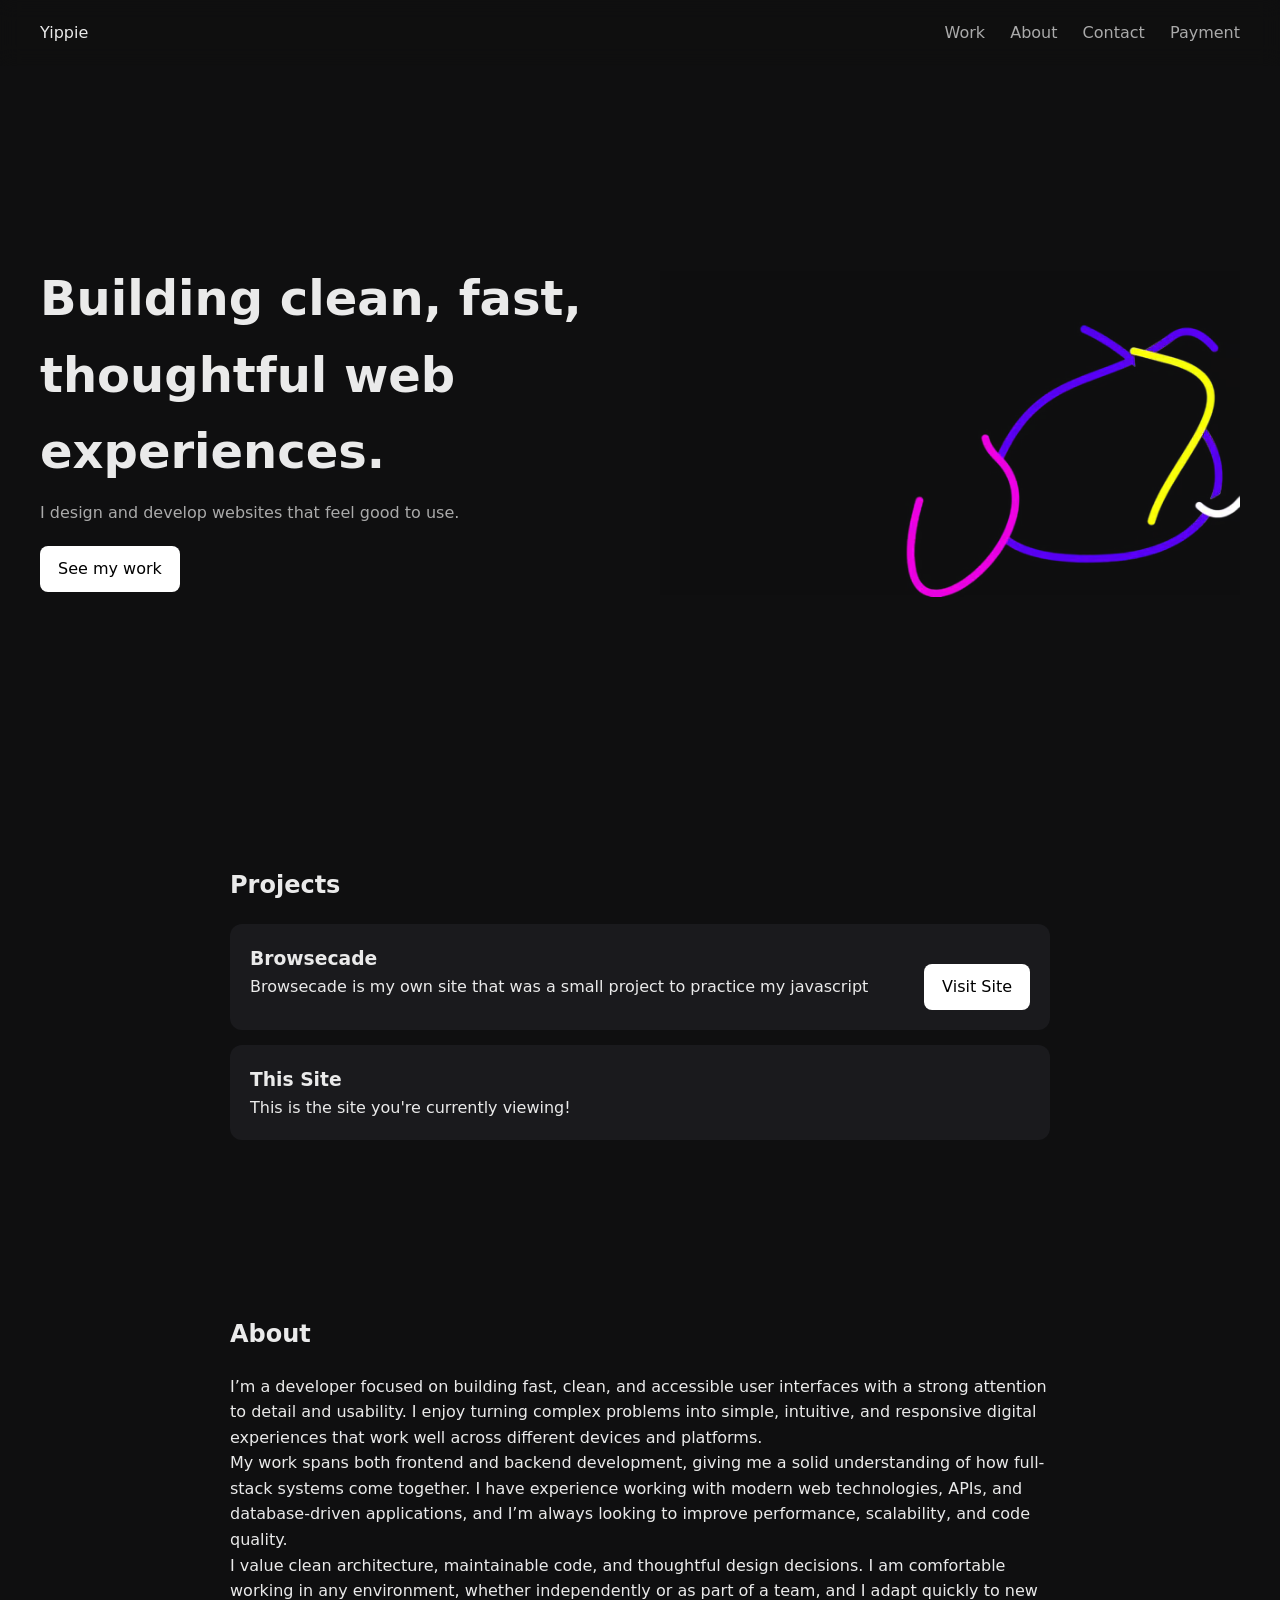
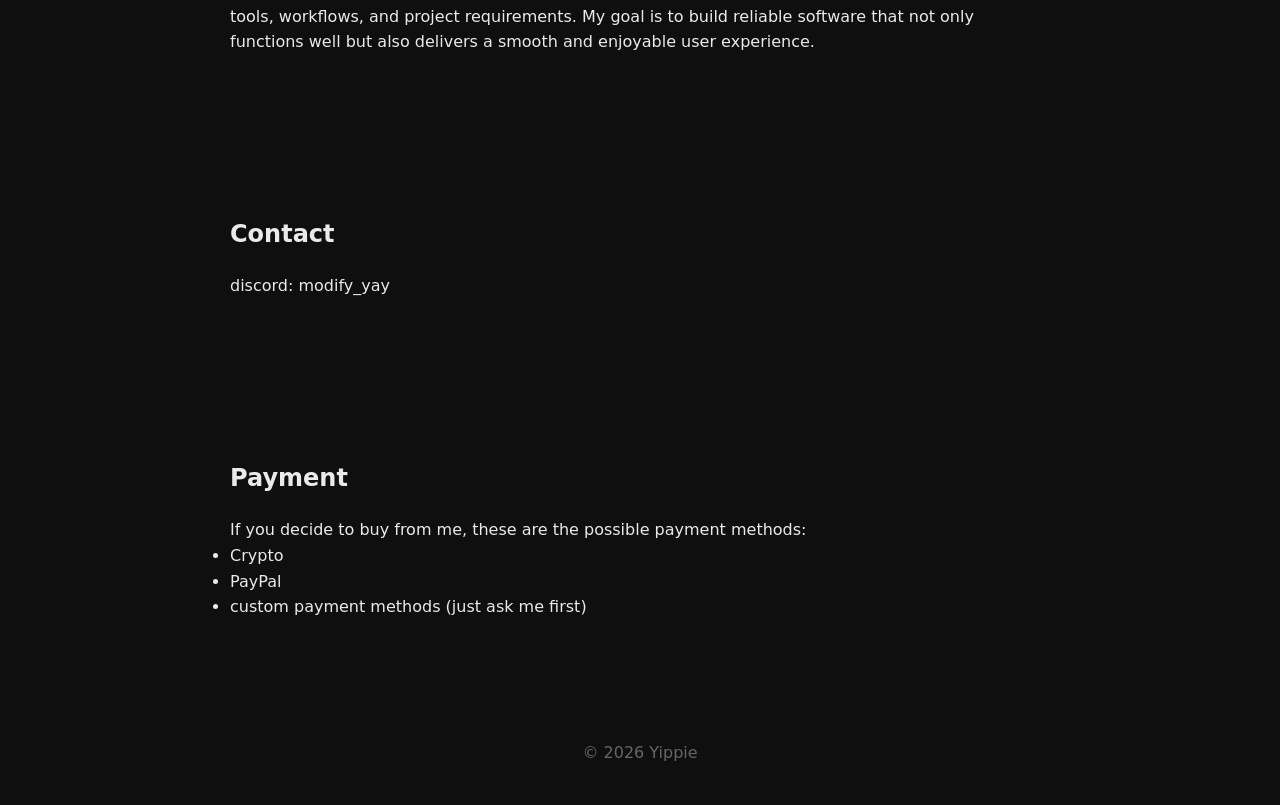
<file: index.html>
<!DOCTYPE html>
<html lang="en"><head>

  <meta charset="UTF-8">
  <meta name="viewport" content="width=device-width, initial-scale=1.0">
  <title>yippie — Developer</title>
  
<style id="zaemit-motion-keyframes">
@keyframes zaemit-fadeIn { from { opacity: 0; } to { opacity: 1; } }
@keyframes zaemit-slideUp { from { opacity: 0; transform: translateY(40px); } to { opacity: 1; transform: translateY(0); } }
@keyframes zaemit-slideDown { from { opacity: 0; transform: translateY(-40px); } to { opacity: 1; transform: translateY(0); } }
@keyframes zaemit-slideLeft { from { opacity: 0; transform: translateX(40px); } to { opacity: 1; transform: translateX(0); } }
@keyframes zaemit-slideRight { from { opacity: 0; transform: translateX(-40px); } to { opacity: 1; transform: translateX(0); } }
@keyframes zaemit-scaleIn { from { opacity: 0; transform: scale(0.8); } to { opacity: 1; transform: scale(1); } }
@keyframes zaemit-bounceIn { 0% { opacity: 0; transform: scale(0.3); } 50% { opacity: 1; transform: scale(1.05); } 70% { transform: scale(0.9); } 100% { opacity: 1; transform: scale(1); } }
@keyframes zaemit-fadeOut { from { opacity: 1; } to { opacity: 0; } }
@keyframes zaemit-slideOutUp { from { opacity: 1; transform: translateY(0); } to { opacity: 0; transform: translateY(-40px); } }
@keyframes zaemit-slideOutDown { from { opacity: 1; transform: translateY(0); } to { opacity: 0; transform: translateY(40px); } }
@keyframes zaemit-slideOutLeft { from { opacity: 1; transform: translateX(0); } to { opacity: 0; transform: translateX(-40px); } }
@keyframes zaemit-slideOutRight { from { opacity: 1; transform: translateX(0); } to { opacity: 0; transform: translateX(40px); } }
@keyframes zaemit-scaleOut { from { opacity: 1; transform: scale(1); } to { opacity: 0; transform: scale(0.8); } }
@keyframes zaemit-bounceOut { 0% { opacity: 1; transform: scale(1); } 25% { transform: scale(1.05); } 100% { opacity: 0; transform: scale(0.3); } }
</style><link rel="stylesheet" href="style.css"></head>
<body>

  <header class="nav">
    <div class="logo">Yippie</div>
    <nav>
      <a href="#work" class="">Work</a>
      <a href="#about">About</a>
      <a href="#contact">Contact</a>
      <a href="#payment">Payment</a>
    </nav>
  </header>

  <main class="">

    <!-- HERO -->
    <section class="hero">

      <div class="hero-content" style="">
        <h1 class="zaemit-force-visible" style="animation: 0.5s ease 0s 1 normal both running zaemit-fadeIn;">Building clean, fast, thoughtful web experiences.</h1>
        <p class="zaemit-force-visible" style="animation: 0.5s ease 0s 1 normal both running zaemit-slideRight;">I design and develop websites that feel good to use.</p>
        <a class="btn zaemit-force-visible" href="#work" style="animation: 0.5s ease 0s 1 normal both running zaemit-scaleIn;">See my work</a>
      </div>

      
      <div class="hero-media" style="">
        <br>
        <video autoplay="" muted="" loop="" playsinline="" class="hero-video">
          <source src="animations/lines.webm" type="video/webm">
        </video>
      </div>

    </section>

    <!-- WORK -->
    <section id="work" class="section" style="">
      <h2 class="">Projects</h2>

      <div class="card div-6kzowj" style="">
        <div>
          <h3 class="h3-wvfya5" style="">Browsecade</h3>
          <p class="editor-editable" style="">Browsecade is my own site that was a small project to practice my javascript</p>
        </div>
        <a class="btn a-m5njyw" href="https://browsecade.site" target="_blank" rel="noopener noreferrer" style="">Visit Site</a>
        
      </div>

      <div class="card">
        <h3 class="">This Site</h3>
        <p class="">This is the site you're currently viewing!</p>
      </div>
    </section>

    <!-- ABOUT -->
<section id="about" class="section" style="">
  <h2 class="">About</h2>
  <p class="">
    I’m a developer focused on building fast, clean, and accessible user interfaces with a strong attention to detail and usability. 
    I enjoy turning complex problems into simple, intuitive, and responsive digital experiences that work well across different devices and platforms.
  </p>
  <p class="">
    My work spans both frontend and backend development, giving me a solid understanding of how full-stack systems come together. 
    I have experience working with modern web technologies, APIs, and database-driven applications, and I’m always looking to improve performance, scalability, and code quality.
  </p>
  <p class="">
    I value clean architecture, maintainable code, and thoughtful design decisions. I am comfortable working in any environment, whether independently or as part of a team, and I adapt quickly to new tools, workflows, and project requirements. 
    My goal is to build reliable software that not only functions well but also delivers a smooth and enjoyable user experience.
  </p>
</section>

    <!-- CONTACT -->
    <section id="contact" class="section" style="">
      <h2>Contact</h2>
      <p>discord: modify_yay</p>
    </section>

    <!-- PAYMENT -->
    <section id="payment" class="section" style="">
      <h2>Payment</h2>
      <p>If you decide to buy from me, these are the possible payment methods:</p>
      <ul>
        <li>Crypto</li>
        <li>PayPal</li>
        <li>custom payment methods (just ask me first)</li>
      </ul>
    </section>

  </main>

  <footer>
    <p>© <span id="year">2026</span> Yippie</p>
  </footer>

  <script src="script.js"></script></body></html>
</file>
<file: style.css>
* {
  margin: 0;
  padding: 0;
  box-sizing: border-box;
  font-family: system-ui, -apple-system, Segoe UI, Roboto, sans-serif;
}

body {
  background: #0f0f10;
  color: #eaeaea;
  line-height: 1.6;
}

/* NAV */
.nav {
  display: flex;
  justify-content: space-between;
  padding: 20px 40px;
  position: sticky;
  top: 0;
  background: rgba(15, 15, 16, 0.8);
  backdrop-filter: blur(10px);
}

.nav a {
  color: #aaa;
  margin-left: 20px;
  text-decoration: none;
}

.nav a:hover {
  color: white;
}

/* HERO */
.hero {
  min-height: 80vh;
  display: flex;
  align-items: center;
  justify-content: space-between;
  padding: 0 40px;
  gap: 40px;
}

.hero-content {
  flex: 1;
  max-width: 600px;
}

.hero h1 {
  font-size: 3rem;
}

.hero p {
  margin-top: 10px;
  color: #aaa;
  max-width: 500px;
}

.hero-media {
  flex: 1;
  display: block;
  justify-content: flex-end;
  align-items: center;
}

.hero-video {
  width: 100%;
  max-width: 700px;
  height: auto;
  object-fit: contain;
}

/* BUTTON */
.btn {
  margin-top: 20px;
  display: inline-block;
  padding: 10px 18px;
  background: white;
  color: black;
  border-radius: 8px;
  text-decoration: none;
  width: fit-content;
}
.btn:hover {
  background-color: #c2c2c2
}
/* SECTIONS */
.section {
  padding: 80px 40px;
  max-width: 900px;
  margin: auto;
}

.section h2 {
  margin-bottom: 20px;
}

/* CARDS */
.card {
  background: #1a1a1d;
  padding: 20px;
  border-radius: 12px;
  margin-bottom: 15px;
  transition: transform 0.2s ease;
  justify-content: space-between;
}

.card:hover {
  transform: translateY(-3px);
}

/* FOOTER */
footer {
  text-align: center;
  padding: 40px;
  color: #666;
}

/* MOBILE */

.video-wrap {
  width: 912px;
  height: 332px;
  left: 808px;
  top: 806px;
}

.video-1ya200 {
  width: 838px;
  left: 50%;
  height: 272px;
  position: absolute;
  top: 83px;
  right: 0%;
  z-index: 1;
  float: left;
}

.btn.a-m5njyw {
  position: static;
  display: block;
  flex-direction: row;
  float: none;
  text-align: center;
  direction: ltr;
  text-transform: capitalize;
  background-size: auto;
}

.h3-wvfya5 {
  display: block;
}

.card.div-6kzowj {
  display: flex;
  text-align: left;
}

.p-wlkyml {
  margin-left: 0px;
  margin-right: auto;
  display: block;
}

.section.section-hp20te {
  display: block;
}

.btn.a-m5njyw:hover {
  background-color: rgb(194, 194, 194);
}

.div-sa6my5 {
  background-size: auto;
  display: flex;
}

@media (max-width: 768px) {
  .hero {
    flex-direction: column;
    text-align: center;
  }

  .hero-media {
    justify-content: center;
  }

  .hero h1 {
    font-size: 2.2rem;
  }
}

@media (min-width: 481px) and (max-width: 769px) {.video-wrap {
  width: 1680px;
  height: 918px;
  left: 40px;
  top: 220.484px;
}

.video-1ya200 {
  width: 1600px;
  left: 0px;
  height: 150px;
  position: relative;
  top: 543.484px;
  right: 0px;
  z-index: auto;
  float: none;
}

.btn.a-m5njyw {
  position: static;
  display: block;
  flex-direction: row;
  float: none;
  text-align: start;
  direction: ltr;
  text-transform: none;
  background-size: initial;
}

.h3-wvfya5 {
  display: block;
}

.card.div-6kzowj {
  display: block;
  text-align: start;
}

.p-wlkyml {
  margin-left: 0px;
  margin-right: 0px;
  display: block;
}

.section.section-hp20te {
  display: block;
}

.div-sa6my5 {
  background-size: auto;
  display: block;
}

.img-vlk9d5 {
  width: 231px;
  height: 195px;
  top: -248px;
  left: 271px;
}

.hero-media {
  display: flex;
}}

@media (max-width: 481px) {.video-wrap {
  width: 1680px;
  height: 918px;
  left: 40px;
  top: 220.484px;
}

.video-1ya200 {
  width: 1600px;
  left: 0px;
  height: 150px;
  position: relative;
  top: 543.484px;
  right: 0px;
  z-index: auto;
  float: none;
}

.btn.a-m5njyw {
  position: static;
  display: block;
  flex-direction: row;
  float: none;
  text-align: start;
  direction: ltr;
  text-transform: none;
  background-size: initial;
}

.h3-wvfya5 {
  display: block;
}

.card.div-6kzowj {
  display: block;
  text-align: start;
}

.p-wlkyml {
  margin-left: 0px;
  margin-right: 0px;
  display: block;
}

.section.section-hp20te {
  display: block;
}

.div-sa6my5 {
  background-size: auto;
  display: block;
}

.img-vlk9d5 {
  width: 231px;
  height: 195px;
  top: -248px;
  left: 271px;
}

.hero-media {
  display: flex;
}}
</file>
